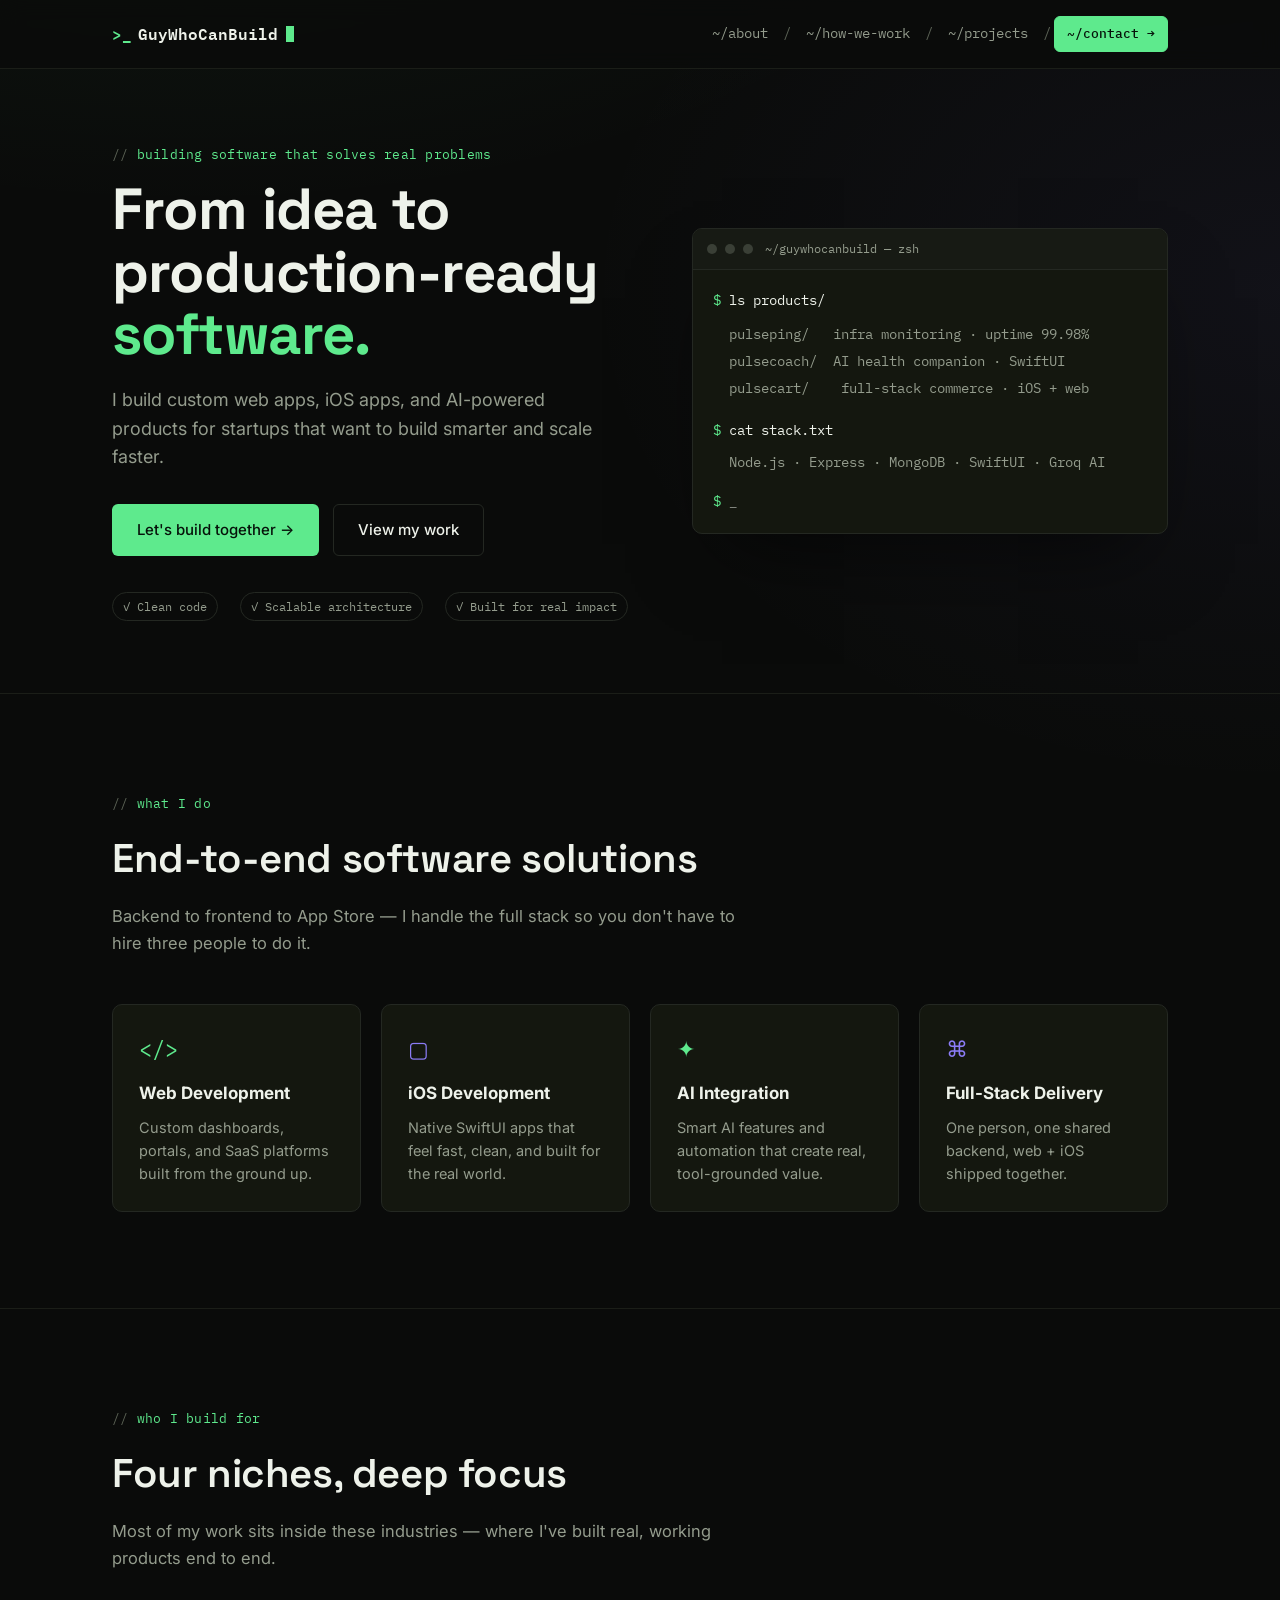
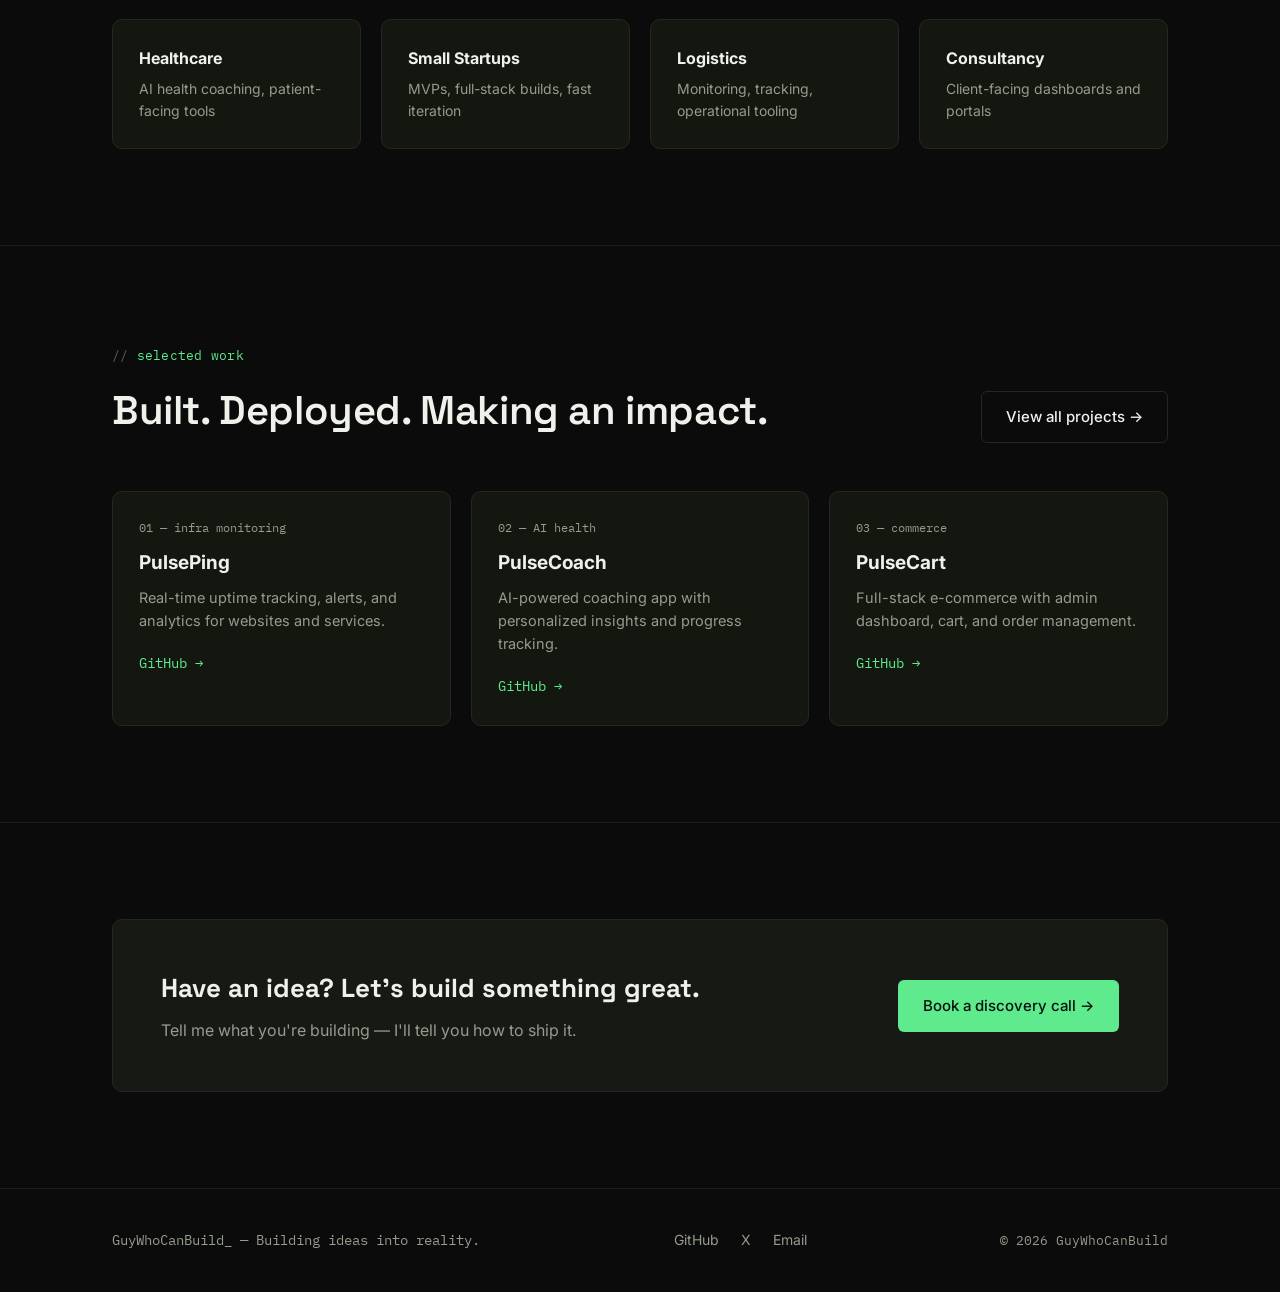
<file: index.html>
<!DOCTYPE html>
<html lang="en">
<head>
<meta charset="UTF-8">
<meta name="viewport" content="width=device-width, initial-scale=1.0">
<title>GuyWhoCanBuild — From idea to production-ready software</title>
<meta name="description" content="I build custom web apps, iOS apps, and AI-powered products for startups in healthcare, logistics, and consultancy — from idea to production.">
<link rel="stylesheet" href="assets/css/style.css">
</head>
<body>

<header class="site-header">
  <div class="wrap">
    <a href="index.html" class="brand"><span class="caret">&gt;_</span>GuyWhoCanBuild<span class="cursor"></span></a>
    <button class="nav-toggle" id="navToggle" aria-label="Toggle menu">menu</button>
    <nav class="crumbs" id="crumbs">
      <a href="about.html">~/about</a><span class="sep">/</span>
      <a href="how-we-work.html">~/how-we-work</a><span class="sep">/</span>
      <a href="projects.html">~/projects</a><span class="sep">/</span>
      <a href="contact.html" class="nav-cta">~/contact →</a>
    </nav>
  </div>
</header>

<section style="padding-top:72px; padding-bottom:72px;">
  <div class="wrap" style="display:grid; grid-template-columns:1.1fr 1fr; gap:56px; align-items:center;">
    <div>
      <div class="eyebrow">building software that solves real problems</div>
      <h1 style="font-family:var(--font-display); font-size:clamp(36px,5vw,58px); font-weight:700; line-height:1.08; letter-spacing:-0.015em;">
        From idea to<br>production-ready <span style="color:var(--green);">software.</span>
      </h1>
      <p style="color:var(--text-muted); font-size:18px; margin-top:20px; max-width:480px;">
        I build custom web apps, iOS apps, and AI-powered products for startups that want to build smarter and scale faster.
      </p>
      <div style="display:flex; gap:14px; margin-top:32px; flex-wrap:wrap;">
        <a href="contact.html" class="btn btn-primary">Let's build together →</a>
        <a href="projects.html" class="btn btn-ghost">View my work</a>
      </div>
      <div style="display:flex; gap:22px; margin-top:36px; flex-wrap:wrap;">
        <span class="tag">✓ Clean code</span>
        <span class="tag">✓ Scalable architecture</span>
        <span class="tag">✓ Built for real impact</span>
      </div>
    </div>

    <div class="term">
      <div class="term-bar">
        <span class="term-dot"></span><span class="term-dot"></span><span class="term-dot"></span>
        <span class="term-title">~/guywhocanbuild — zsh</span>
      </div>
      <div class="term-body">
        <div><span class="prompt">$</span> ls products/</div>
        <div class="muted" style="margin:10px 0 18px 16px; line-height:2;">
          pulseping/&nbsp;&nbsp;&nbsp;infra monitoring · uptime 99.98%<br>
          pulsecoach/&nbsp;&nbsp;AI health companion · SwiftUI<br>
          pulsecart/&nbsp;&nbsp;&nbsp;&nbsp;full-stack commerce · iOS + web
        </div>
        <div><span class="prompt">$</span> cat stack.txt</div>
        <div class="muted" style="margin:10px 0 18px 16px;">
          Node.js · Express · MongoDB · SwiftUI · Groq AI
        </div>
        <div><span class="prompt">$</span> <span style="opacity:.5;">_</span></div>
      </div>
    </div>
  </div>
</section>

<section>
  <div class="wrap">
    <div class="section-head">
      <div class="eyebrow">what I do</div>
      <h2>End-to-end software solutions</h2>
      <p>Backend to frontend to App Store — I handle the full stack so you don't have to hire three people to do it.</p>
    </div>
    <div style="display:grid; grid-template-columns:repeat(4,1fr); gap:20px;">
      <div class="card">
        <div class="mono" style="color:var(--green); font-size:22px; margin-bottom:14px;">&lt;/&gt;</div>
        <h3 style="font-size:17px; margin-bottom:8px;">Web Development</h3>
        <p class="text-muted" style="font-size:14.5px;">Custom dashboards, portals, and SaaS platforms built from the ground up.</p>
      </div>
      <div class="card">
        <div class="mono" style="color:var(--violet); font-size:22px; margin-bottom:14px;">▢</div>
        <h3 style="font-size:17px; margin-bottom:8px;">iOS Development</h3>
        <p class="text-muted" style="font-size:14.5px;">Native SwiftUI apps that feel fast, clean, and built for the real world.</p>
      </div>
      <div class="card">
        <div class="mono" style="color:var(--green); font-size:22px; margin-bottom:14px;">✦</div>
        <h3 style="font-size:17px; margin-bottom:8px;">AI Integration</h3>
        <p class="text-muted" style="font-size:14.5px;">Smart AI features and automation that create real, tool-grounded value.</p>
      </div>
      <div class="card">
        <div class="mono" style="color:var(--violet); font-size:22px; margin-bottom:14px;">⌘</div>
        <h3 style="font-size:17px; margin-bottom:8px;">Full-Stack Delivery</h3>
        <p class="text-muted" style="font-size:14.5px;">One person, one shared backend, web + iOS shipped together.</p>
      </div>
    </div>
  </div>
</section>

<section>
  <div class="wrap">
    <div class="section-head">
      <div class="eyebrow">who I build for</div>
      <h2>Four niches, deep focus</h2>
      <p>Most of my work sits inside these industries — where I've built real, working products end to end.</p>
    </div>
    <div style="display:grid; grid-template-columns:repeat(4,1fr); gap:20px;">
      <div class="card"><h3 style="font-size:16px;">Healthcare</h3><p class="text-muted" style="font-size:14px; margin-top:6px;">AI health coaching, patient-facing tools</p></div>
      <div class="card"><h3 style="font-size:16px;">Small Startups</h3><p class="text-muted" style="font-size:14px; margin-top:6px;">MVPs, full-stack builds, fast iteration</p></div>
      <div class="card"><h3 style="font-size:16px;">Logistics</h3><p class="text-muted" style="font-size:14px; margin-top:6px;">Monitoring, tracking, operational tooling</p></div>
      <div class="card"><h3 style="font-size:16px;">Consultancy</h3><p class="text-muted" style="font-size:14px; margin-top:6px;">Client-facing dashboards and portals</p></div>
    </div>
  </div>
</section>

<section>
  <div class="wrap">
    <div class="section-head" style="display:flex; justify-content:space-between; align-items:flex-end; flex-wrap:wrap; gap:16px; max-width:none;">
      <div>
        <div class="eyebrow">selected work</div>
        <h2>Built. Deployed. Making an impact.</h2>
      </div>
      <a href="projects.html" class="btn btn-ghost">View all projects →</a>
    </div>
    <div style="display:grid; grid-template-columns:repeat(3,1fr); gap:20px;">
      <div class="card">
        <div class="mono text-muted" style="font-size:12px; margin-bottom:10px;">01 — infra monitoring</div>
        <h3 style="font-size:19px; margin-bottom:8px;">PulsePing</h3>
        <p class="text-muted" style="font-size:14.5px; margin-bottom:18px;">Real-time uptime tracking, alerts, and analytics for websites and services.</p>
        <a href="https://github.com/Guywhocanbuild/pulseping" target="_blank" rel="noopener" class="mono" style="color:var(--green); font-size:13.5px;">GitHub →</a>
      </div>
      <div class="card">
        <div class="mono text-muted" style="font-size:12px; margin-bottom:10px;">02 — AI health</div>
        <h3 style="font-size:19px; margin-bottom:8px;">PulseCoach</h3>
        <p class="text-muted" style="font-size:14.5px; margin-bottom:18px;">AI-powered coaching app with personalized insights and progress tracking.</p>
        <a href="https://github.com/Guywhocanbuild/Pulsecoach" target="_blank" rel="noopener" class="mono" style="color:var(--green); font-size:13.5px;">GitHub →</a>
      </div>
      <div class="card">
        <div class="mono text-muted" style="font-size:12px; margin-bottom:10px;">03 — commerce</div>
        <h3 style="font-size:19px; margin-bottom:8px;">PulseCart</h3>
        <p class="text-muted" style="font-size:14.5px; margin-bottom:18px;">Full-stack e-commerce with admin dashboard, cart, and order management.</p>
        <a href="https://github.com/Guywhocanbuild/Pulsecart" target="_blank" rel="noopener" class="mono" style="color:var(--green); font-size:13.5px;">GitHub →</a>
      </div>
    </div>
  </div>
</section>

<section style="border-bottom:none;">
  <div class="wrap">
    <div class="card" style="padding:48px; display:flex; justify-content:space-between; align-items:center; flex-wrap:wrap; gap:24px; background:var(--surface-2);">
      <div>
        <h2 style="font-family:var(--font-display); font-size:26px; margin-bottom:8px;">Have an idea? Let's build something great.</h2>
        <p class="text-muted">Tell me what you're building — I'll tell you how to ship it.</p>
      </div>
      <a href="contact.html" class="btn btn-primary">Book a discovery call →</a>
    </div>
  </div>
</section>

<footer class="site-footer">
  <div class="wrap">
    <div class="footer-brand">GuyWhoCanBuild_ — Building ideas into reality.</div>
    <div class="footer-links">
      <a href="https://github.com/Guywhocanbuild" target="_blank" rel="noopener">GitHub</a>
      <a href="https://x.com/I_CAN_BUILD" target="_blank" rel="noopener">X</a>
      <a href="mailto:yesguycanbuild@gmail.com">Email</a>
    </div>
    <div class="mono text-muted" style="font-size:12.5px;">© 2026 GuyWhoCanBuild</div>
  </div>
</footer>

<script src="assets/js/main.js"></script>
</body>
</html>
</file>
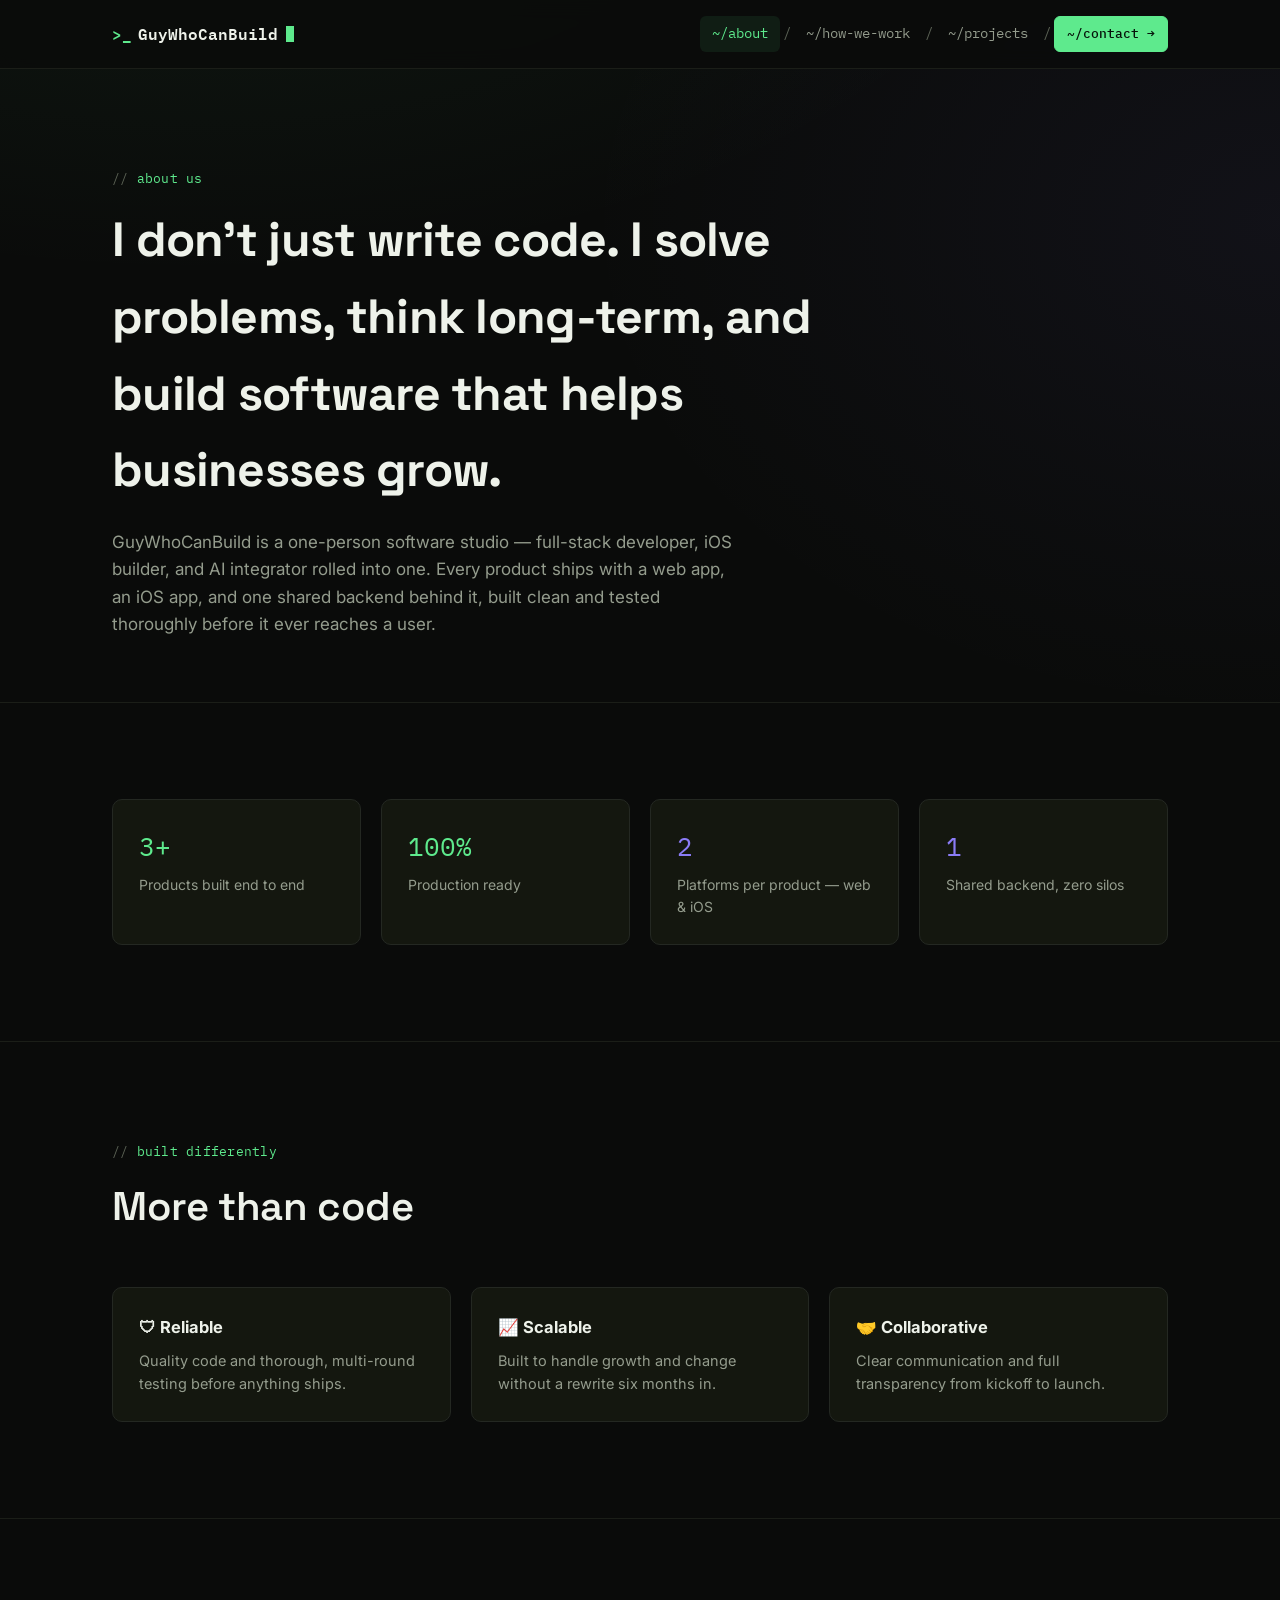
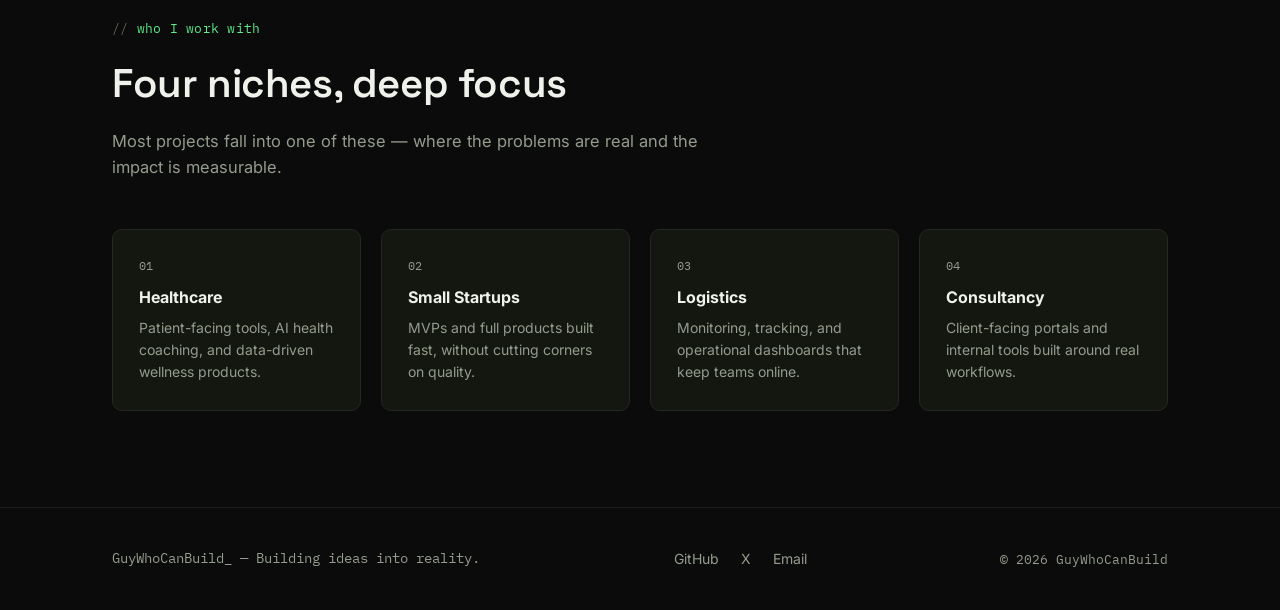
<file: about.html>
<!DOCTYPE html>
<html lang="en">
<head>
<meta charset="UTF-8">
<meta name="viewport" content="width=device-width, initial-scale=1.0">
<title>About — GuyWhoCanBuild</title>
<link rel="stylesheet" href="assets/css/style.css">
</head>
<body>

<header class="site-header">
  <div class="wrap">
    <a href="index.html" class="brand"><span class="caret">&gt;_</span>GuyWhoCanBuild<span class="cursor"></span></a>
    <button class="nav-toggle" id="navToggle" aria-label="Toggle menu">menu</button>
    <nav class="crumbs" id="crumbs">
      <a href="about.html" class="active">~/about</a><span class="sep">/</span>
      <a href="how-we-work.html">~/how-we-work</a><span class="sep">/</span>
      <a href="projects.html">~/projects</a><span class="sep">/</span>
      <a href="contact.html" class="nav-cta">~/contact →</a>
    </nav>
  </div>
</header>

<section style="padding-bottom:64px;">
  <div class="wrap">
    <div class="eyebrow">about us</div>
    <h1 style="font-family:var(--font-display); font-size:clamp(32px,4.4vw,48px); font-weight:700; letter-spacing:-0.015em; max-width:720px;">
      I don't just write code. I solve problems, think long-term, and build software that helps businesses grow.
    </h1>
    <p style="color:var(--text-muted); font-size:17px; margin-top:20px; max-width:620px;">
      GuyWhoCanBuild is a one-person software studio — full-stack developer, iOS builder, and AI integrator rolled into one.
      Every product ships with a web app, an iOS app, and one shared backend behind it, built clean and tested thoroughly before it ever reaches a user.
    </p>
  </div>
</section>

<section>
  <div class="wrap">
    <div style="display:grid; grid-template-columns:repeat(4,1fr); gap:20px;">
      <div class="card"><div class="mono" style="font-size:26px; color:var(--green);">3+</div><p class="text-muted" style="font-size:14px; margin-top:6px;">Products built end to end</p></div>
      <div class="card"><div class="mono" style="font-size:26px; color:var(--green);">100%</div><p class="text-muted" style="font-size:14px; margin-top:6px;">Production ready</p></div>
      <div class="card"><div class="mono" style="font-size:26px; color:var(--violet);">2</div><p class="text-muted" style="font-size:14px; margin-top:6px;">Platforms per product — web & iOS</p></div>
      <div class="card"><div class="mono" style="font-size:26px; color:var(--violet);">1</div><p class="text-muted" style="font-size:14px; margin-top:6px;">Shared backend, zero silos</p></div>
    </div>
  </div>
</section>

<section>
  <div class="wrap">
    <div class="section-head">
      <div class="eyebrow">built differently</div>
      <h2>More than code</h2>
    </div>
    <div style="display:grid; grid-template-columns:repeat(3,1fr); gap:20px;">
      <div class="card">
        <h3 style="font-size:16.5px; margin-bottom:8px;">🛡 Reliable</h3>
        <p class="text-muted" style="font-size:14.5px;">Quality code and thorough, multi-round testing before anything ships.</p>
      </div>
      <div class="card">
        <h3 style="font-size:16.5px; margin-bottom:8px;">📈 Scalable</h3>
        <p class="text-muted" style="font-size:14.5px;">Built to handle growth and change without a rewrite six months in.</p>
      </div>
      <div class="card">
        <h3 style="font-size:16.5px; margin-bottom:8px;">🤝 Collaborative</h3>
        <p class="text-muted" style="font-size:14.5px;">Clear communication and full transparency from kickoff to launch.</p>
      </div>
    </div>
  </div>
</section>

<section style="border-bottom:none;">
  <div class="wrap">
    <div class="section-head">
      <div class="eyebrow">who I work with</div>
      <h2>Four niches, deep focus</h2>
      <p>Most projects fall into one of these — where the problems are real and the impact is measurable.</p>
    </div>
    <div style="display:grid; grid-template-columns:repeat(4,1fr); gap:20px;">
      <div class="card">
        <div class="mono text-muted" style="font-size:12px; margin-bottom:10px;">01</div>
        <h3 style="font-size:16px; margin-bottom:6px;">Healthcare</h3>
        <p class="text-muted" style="font-size:14px;">Patient-facing tools, AI health coaching, and data-driven wellness products.</p>
      </div>
      <div class="card">
        <div class="mono text-muted" style="font-size:12px; margin-bottom:10px;">02</div>
        <h3 style="font-size:16px; margin-bottom:6px;">Small Startups</h3>
        <p class="text-muted" style="font-size:14px;">MVPs and full products built fast, without cutting corners on quality.</p>
      </div>
      <div class="card">
        <div class="mono text-muted" style="font-size:12px; margin-bottom:10px;">03</div>
        <h3 style="font-size:16px; margin-bottom:6px;">Logistics</h3>
        <p class="text-muted" style="font-size:14px;">Monitoring, tracking, and operational dashboards that keep teams online.</p>
      </div>
      <div class="card">
        <div class="mono text-muted" style="font-size:12px; margin-bottom:10px;">04</div>
        <h3 style="font-size:16px; margin-bottom:6px;">Consultancy</h3>
        <p class="text-muted" style="font-size:14px;">Client-facing portals and internal tools built around real workflows.</p>
      </div>
    </div>
  </div>
</section>

<footer class="site-footer">
  <div class="wrap">
    <div class="footer-brand">GuyWhoCanBuild_ — Building ideas into reality.</div>
    <div class="footer-links">
      <a href="https://github.com/Guywhocanbuild" target="_blank" rel="noopener">GitHub</a>
      <a href="https://x.com/I_CAN_BUILD" target="_blank" rel="noopener">X</a>
      <a href="mailto:yesguycanbuild@gmail.com">Email</a>
    </div>
    <div class="mono text-muted" style="font-size:12.5px;">© 2026 GuyWhoCanBuild</div>
  </div>
</footer>

<script src="assets/js/main.js"></script>
</body>
</html>
</file>
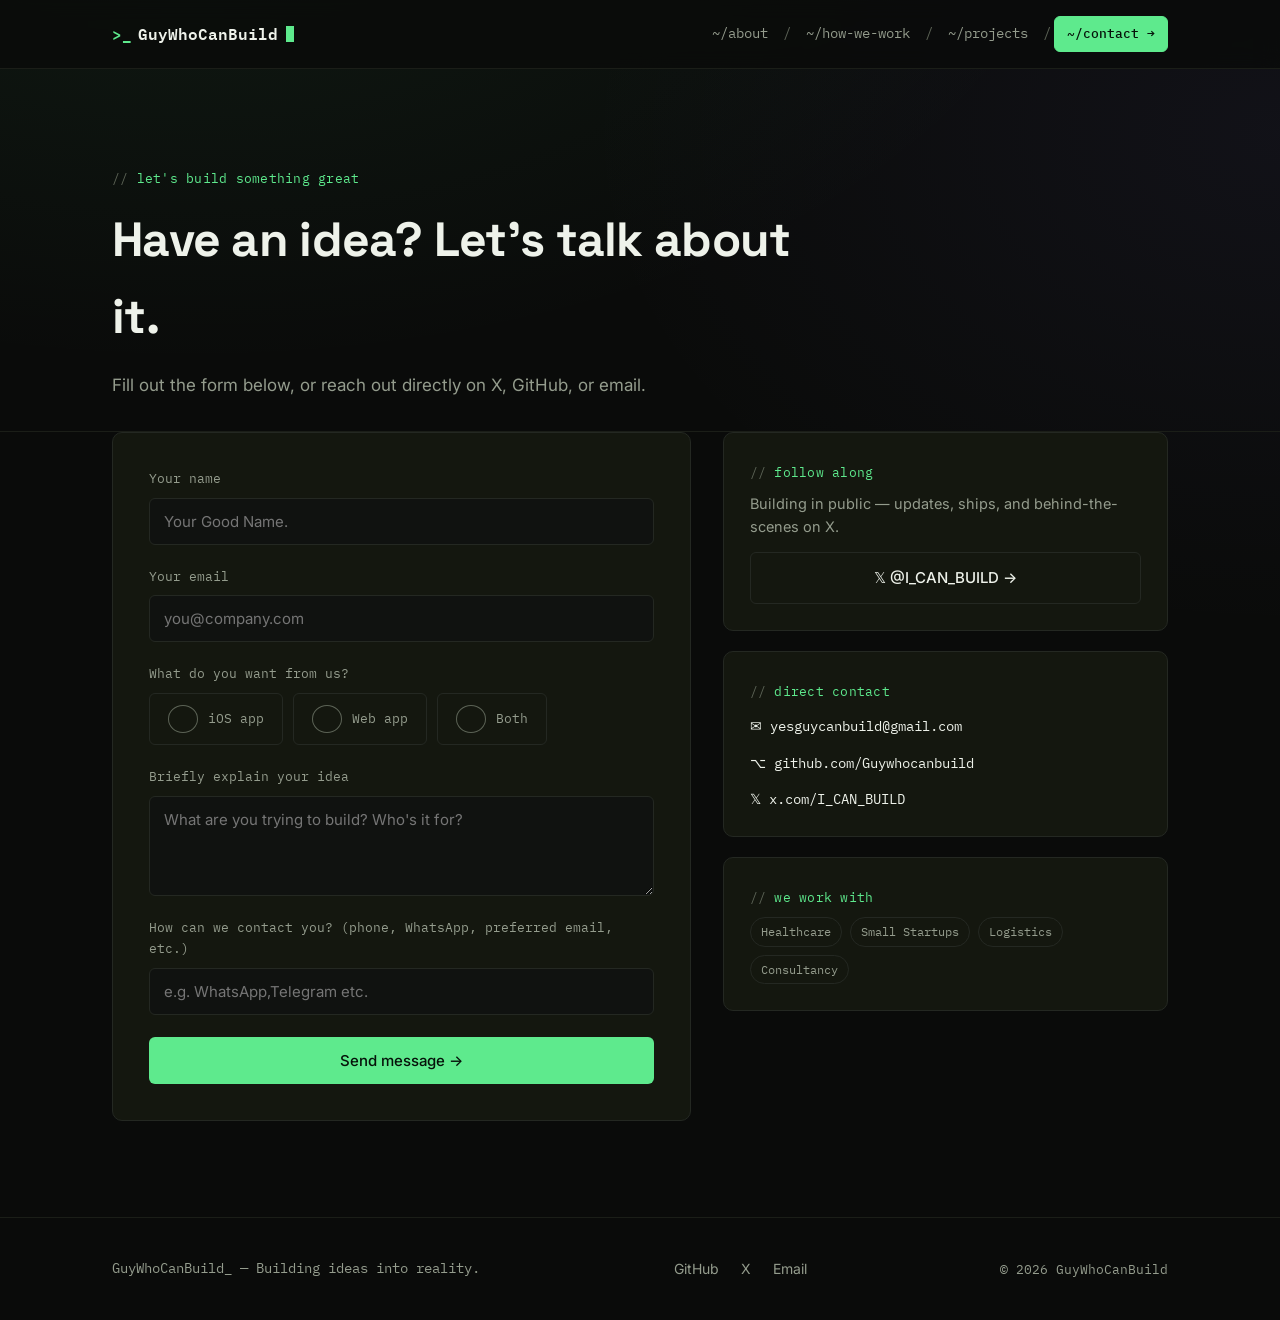
<file: contact.html>
<!DOCTYPE html>
<html lang="en">
<head>
<meta charset="UTF-8">
<meta name="viewport" content="width=device-width, initial-scale=1.0">
<title>Contact — GuyWhoCanBuild</title>
<link rel="stylesheet" href="assets/css/style.css">

<style>
  .field { display:flex; flex-direction:column; gap:8px; margin-bottom:22px; }
  .field label { font-family:var(--font-mono); font-size:13px; color:var(--text-muted); }
  .field input, .field textarea {
    background:var(--bg-raised); border:1px solid var(--border); color:var(--text);
    padding:13px 14px; border-radius:var(--radius-sm); font-family:var(--font-body); font-size:15px;
    width:100%;
  }
  .field textarea { resize:vertical; min-height:100px; }
  .field input:focus, .field textarea:focus {
    outline:none; border-color:var(--green-dim); box-shadow:0 0 0 3px var(--green-wash);
  }
  .radio-group { display:flex; gap:10px; flex-wrap:wrap; }
  .radio-option {
    display:inline-flex; align-items:center; gap:10px; padding:11px 18px;
    border:1px solid var(--border); border-radius:var(--radius-sm);
    cursor:pointer; font-size:14.5px; white-space:nowrap;
    transition:border-color .15s, background .15s;
  }
  .radio-option:has(input:checked) { border-color:var(--green); background:var(--green-wash); }
  .radio-option input[type="radio"] {
    appearance:none; -webkit-appearance:none;
    flex-shrink:0; width:15px; height:15px; margin:0;
    border:1.5px solid var(--text-faint); border-radius:50%;
    background:transparent; position:relative; cursor:pointer;
  }
  .radio-option input[type="radio"]:checked { border-color:var(--green); }
  .radio-option input[type="radio"]:checked::after {
    content:''; position:absolute; top:50%; left:50%;
    width:7px; height:7px; border-radius:50%;
    background:var(--green); transform:translate(-50%,-50%);
  }
  #formMsg { font-family:var(--font-mono); font-size:13.5px; margin-top:14px; display:none; }
  #formMsg.ok { color:var(--green); display:block; }
  #formMsg.err { color:#f08a8a; display:block; }
</style>
</head>
<body>

<header class="site-header">
  <div class="wrap">
    <a href="index.html" class="brand"><span class="caret">&gt;_</span>GuyWhoCanBuild<span class="cursor"></span></a>
    <button class="nav-toggle" id="navToggle" aria-label="Toggle menu">menu</button>
    <nav class="crumbs" id="crumbs">
      <a href="about.html">~/about</a><span class="sep">/</span>
      <a href="how-we-work.html">~/how-we-work</a><span class="sep">/</span>
      <a href="projects.html">~/projects</a><span class="sep">/</span>
      <a href="contact.html" class="nav-cta active" style="background:var(--green); color:#06120a;">~/contact →</a>
    </nav>
  </div>
</header>

<section style="padding-bottom:32px;">
  <div class="wrap">
    <div class="eyebrow">let's build something great</div>
    <h1 style="font-family:var(--font-display); font-size:clamp(32px,4.4vw,48px); font-weight:700; letter-spacing:-0.015em; max-width:680px;">
      Have an idea? Let's talk about it.
    </h1>
    <p style="color:var(--text-muted); font-size:17px; margin-top:16px; max-width:600px;">
      Fill out the form below, or reach out directly on X, GitHub, or email.
    </p>
  </div>
</section>

<section style="border-bottom:none; padding-top:0;">
  <div class="wrap" style="display:grid; grid-template-columns:1.3fr 1fr; gap:32px; align-items:start;">

    <div class="card" style="padding:36px;">
      <form
        id="contactForm"
        action="https://docs.google.com/forms/d/e/1FAIpQLSevT7kzHmnAY5tyEqU4Q36VTxLBK7XmtDS4wOPpb5acljc3jg/formResponse"
        method="POST"
        target="hidden_iframe">
        <div class="field">
          <label for="name">Your name</label>
          <input type="text" id="name" name="entry.1272269112" placeholder="Your Good Name." required>
        </div>
        <div class="field">
          <label for="email">Your email</label>
          <input type="email" id="email" name="entry.943762154" placeholder="you@company.com" required>
        </div>
        <div class="field">
          <label>What do you want from us?</label>
          <div class="radio-group">
            <label class="radio-option"><input type="radio" name="entry.1740678826" value="iOS app" required><span>iOS app</span></label>
            <label class="radio-option"><input type="radio" name="entry.1740678826" value="Web app" required><span>Web app</span></label>
            <label class="radio-option"><input type="radio" name="entry.1740678826" value="Both" required><span>Both</span></label>
          </div>
        </div>
        <div class="field">
          <label for="idea">Briefly explain your idea</label>
          <textarea id="idea" name="entry.1496682986" placeholder="What are you trying to build? Who's it for?" required></textarea>
        </div>
        <div class="field">
          <label for="reach">How can we contact you? (phone, WhatsApp, preferred email, etc.)</label>
          <input type="text" id="reach" name="entry.1199496833" placeholder="e.g. WhatsApp,Telegram etc." required>
        </div>
        <button type="submit" class="btn btn-primary" style="width:100%; justify-content:center;" id="submitBtn">Send message →</button>
        <div id="formMsg"></div>
      </form>
      <iframe name="hidden_iframe" id="hidden_iframe" style="display:none;"></iframe>
    </div>

    <div style="display:flex; flex-direction:column; gap:20px;">
      <div class="card">
        <div class="eyebrow" style="margin-bottom:10px;">follow along</div>
        <p class="text-muted" style="font-size:14.5px; margin-bottom:14px;">Building in public — updates, ships, and behind-the-scenes on X.</p>
        <a href="https://x.com/I_CAN_BUILD" target="_blank" rel="noopener" class="btn btn-ghost" style="width:100%; justify-content:center;">𝕏 @I_CAN_BUILD →</a>
      </div>

      <div class="card">
        <div class="eyebrow" style="margin-bottom:14px;">direct contact</div>
        <div class="mono" style="display:flex; flex-direction:column; gap:14px; font-size:14px;">
          <a href="mailto:yesguycanbuild@gmail.com" style="display:block; color:var(--text); font-size:14px;">✉ yesguycanbuild@gmail.com</a>
          <a href="https://github.com/Guywhocanbuild" target="_blank" rel="noopener" style="display:block; color:var(--text); font-size:14px;">⌥ github.com/Guywhocanbuild</a>
          <a href="https://x.com/I_CAN_BUILD" target="_blank" rel="noopener" style="display:block; color:var(--text); font-size:14px;">𝕏 x.com/I_CAN_BUILD</a>
        </div>
      </div>

      <div class="card">
        <div class="eyebrow" style="margin-bottom:10px;">we work with</div>
        <div style="display:flex; gap:8px; flex-wrap:wrap;">
          <span class="tag">Healthcare</span><span class="tag">Small Startups</span><span class="tag">Logistics</span><span class="tag">Consultancy</span>
        </div>
      </div>
    </div>

  </div>
</section>

<footer class="site-footer">
  <div class="wrap">
    <div class="footer-brand">GuyWhoCanBuild_ — Building ideas into reality.</div>
    <div class="footer-links">
      <a href="https://github.com/Guywhocanbuild" target="_blank" rel="noopener">GitHub</a>
      <a href="https://x.com/I_CAN_BUILD" target="_blank" rel="noopener">X</a>
      <a href="mailto:yesguycanbuild@gmail.com">Email</a>
    </div>
    <div class="mono text-muted" style="font-size:12.5px;">© 2026 GuyWhoCanBuild</div>
  </div>
</footer>

<script src="assets/js/main.js"></script>
</body>
</html>
</file>
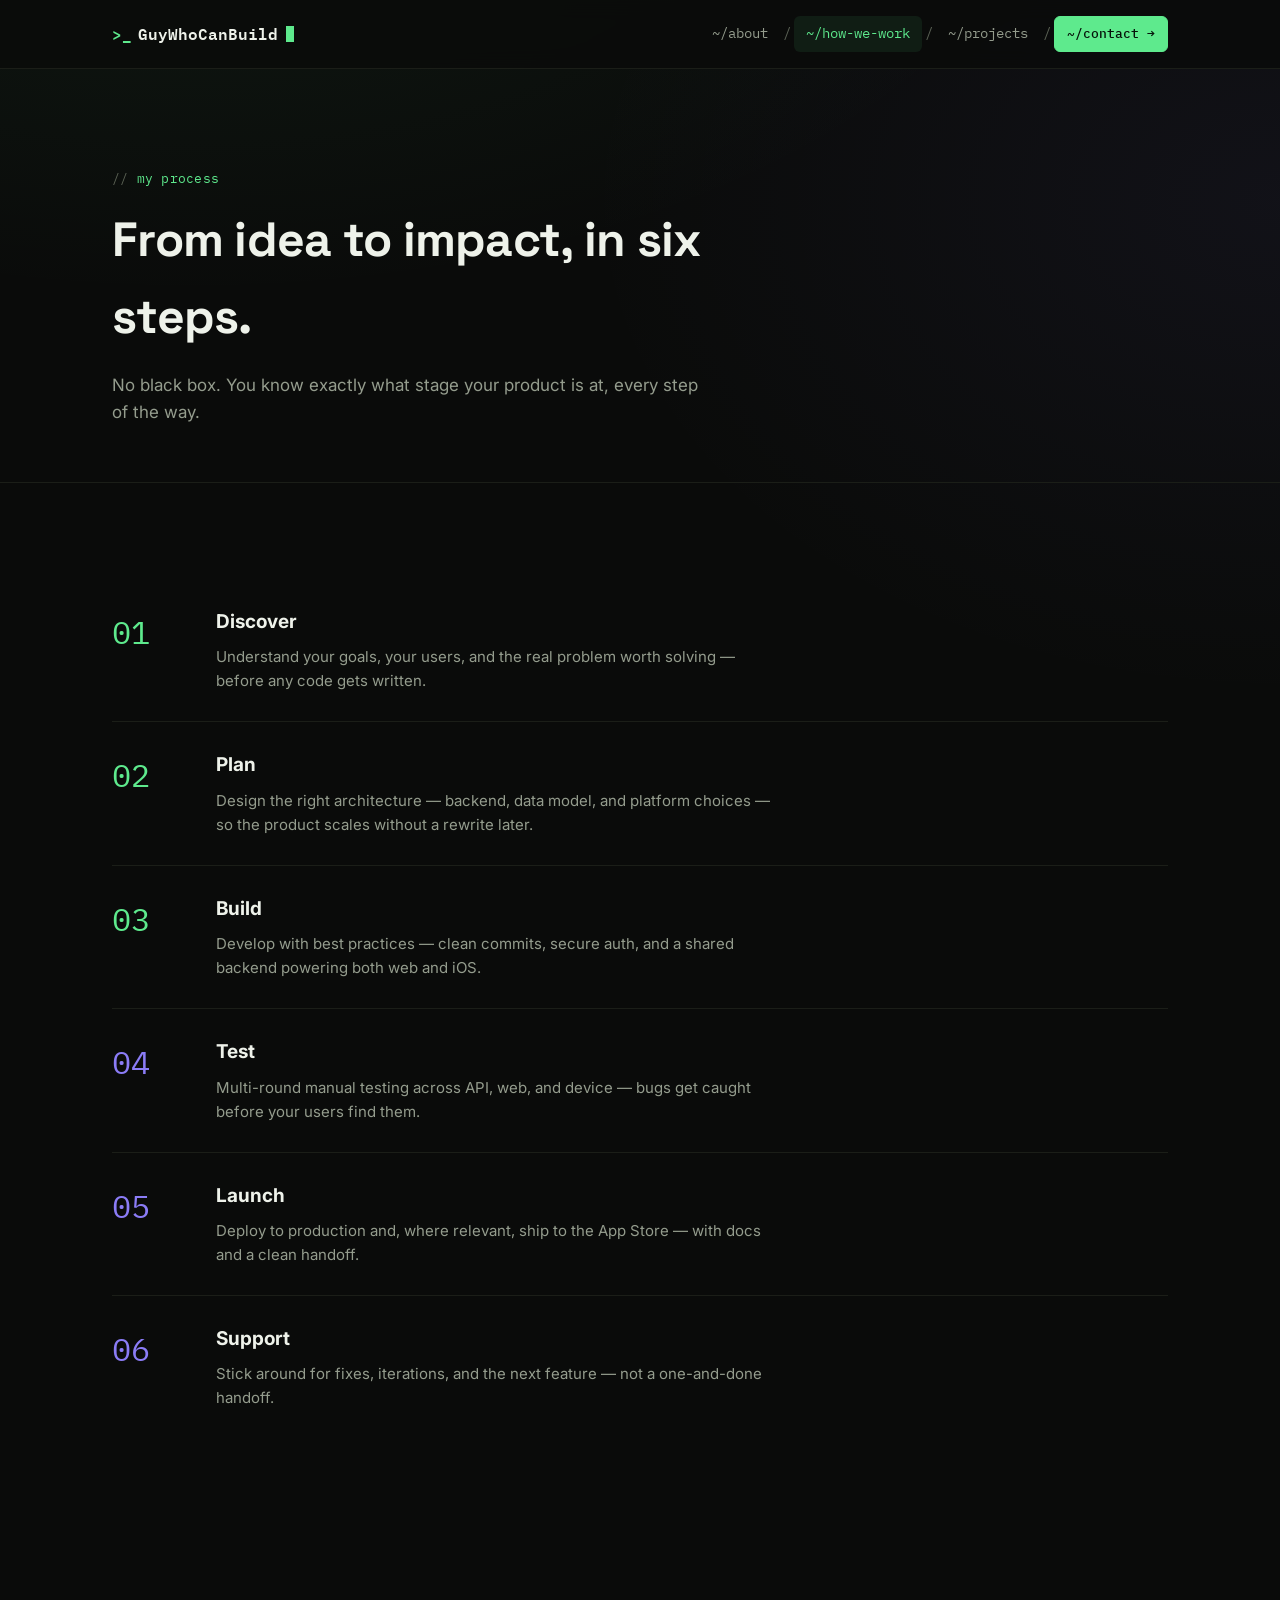
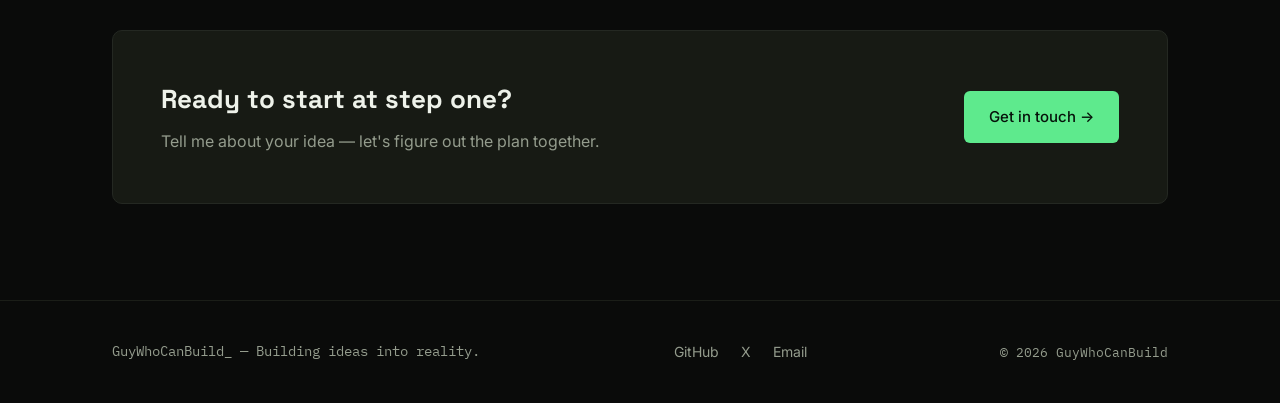
<file: how-we-work.html>
<!DOCTYPE html>
<html lang="en">
<head>
<meta charset="UTF-8">
<meta name="viewport" content="width=device-width, initial-scale=1.0">
<title>How We Work — GuyWhoCanBuild</title>
<link rel="stylesheet" href="assets/css/style.css">
</head>
<body>

<header class="site-header">
  <div class="wrap">
    <a href="index.html" class="brand"><span class="caret">&gt;_</span>GuyWhoCanBuild<span class="cursor"></span></a>
    <button class="nav-toggle" id="navToggle" aria-label="Toggle menu">menu</button>
    <nav class="crumbs" id="crumbs">
      <a href="about.html">~/about</a><span class="sep">/</span>
      <a href="how-we-work.html" class="active">~/how-we-work</a><span class="sep">/</span>
      <a href="projects.html">~/projects</a><span class="sep">/</span>
      <a href="contact.html" class="nav-cta">~/contact →</a>
    </nav>
  </div>
</header>

<section style="padding-bottom:56px;">
  <div class="wrap">
    <div class="eyebrow">my process</div>
    <h1 style="font-family:var(--font-display); font-size:clamp(32px,4.4vw,48px); font-weight:700; letter-spacing:-0.015em; max-width:680px;">
      From idea to impact, in six steps.
    </h1>
    <p style="color:var(--text-muted); font-size:17px; margin-top:16px; max-width:600px;">
      No black box. You know exactly what stage your product is at, every step of the way.
    </p>
  </div>
</section>

<section style="border-bottom:none;">
  <div class="wrap">
    <div style="display:flex; flex-direction:column; gap:0;">

      <div style="display:grid; grid-template-columns:80px 1fr; gap:24px; padding:28px 0; border-bottom:1px solid var(--border-soft);">
        <div class="mono" style="font-size:32px; color:var(--green);">01</div>
        <div>
          <h3 style="font-size:19px; margin-bottom:8px;">Discover</h3>
          <p class="text-muted" style="font-size:15px; max-width:560px;">Understand your goals, your users, and the real problem worth solving — before any code gets written.</p>
        </div>
      </div>

      <div style="display:grid; grid-template-columns:80px 1fr; gap:24px; padding:28px 0; border-bottom:1px solid var(--border-soft);">
        <div class="mono" style="font-size:32px; color:var(--green);">02</div>
        <div>
          <h3 style="font-size:19px; margin-bottom:8px;">Plan</h3>
          <p class="text-muted" style="font-size:15px; max-width:560px;">Design the right architecture — backend, data model, and platform choices — so the product scales without a rewrite later.</p>
        </div>
      </div>

      <div style="display:grid; grid-template-columns:80px 1fr; gap:24px; padding:28px 0; border-bottom:1px solid var(--border-soft);">
        <div class="mono" style="font-size:32px; color:var(--green);">03</div>
        <div>
          <h3 style="font-size:19px; margin-bottom:8px;">Build</h3>
          <p class="text-muted" style="font-size:15px; max-width:560px;">Develop with best practices — clean commits, secure auth, and a shared backend powering both web and iOS.</p>
        </div>
      </div>

      <div style="display:grid; grid-template-columns:80px 1fr; gap:24px; padding:28px 0; border-bottom:1px solid var(--border-soft);">
        <div class="mono" style="font-size:32px; color:var(--violet);">04</div>
        <div>
          <h3 style="font-size:19px; margin-bottom:8px;">Test</h3>
          <p class="text-muted" style="font-size:15px; max-width:560px;">Multi-round manual testing across API, web, and device — bugs get caught before your users find them.</p>
        </div>
      </div>

      <div style="display:grid; grid-template-columns:80px 1fr; gap:24px; padding:28px 0; border-bottom:1px solid var(--border-soft);">
        <div class="mono" style="font-size:32px; color:var(--violet);">05</div>
        <div>
          <h3 style="font-size:19px; margin-bottom:8px;">Launch</h3>
          <p class="text-muted" style="font-size:15px; max-width:560px;">Deploy to production and, where relevant, ship to the App Store — with docs and a clean handoff.</p>
        </div>
      </div>

      <div style="display:grid; grid-template-columns:80px 1fr; gap:24px; padding:28px 0;">
        <div class="mono" style="font-size:32px; color:var(--violet);">06</div>
        <div>
          <h3 style="font-size:19px; margin-bottom:8px;">Support</h3>
          <p class="text-muted" style="font-size:15px; max-width:560px;">Stick around for fixes, iterations, and the next feature — not a one-and-done handoff.</p>
        </div>
      </div>

    </div>
  </div>
</section>

<section style="border-bottom:none;">
  <div class="wrap">
    <div class="card" style="padding:48px; display:flex; justify-content:space-between; align-items:center; flex-wrap:wrap; gap:24px; background:var(--surface-2);">
      <div>
        <h2 style="font-family:var(--font-display); font-size:26px; margin-bottom:8px;">Ready to start at step one?</h2>
        <p class="text-muted">Tell me about your idea — let's figure out the plan together.</p>
      </div>
      <a href="contact.html" class="btn btn-primary">Get in touch →</a>
    </div>
  </div>
</section>

<footer class="site-footer">
  <div class="wrap">
    <div class="footer-brand">GuyWhoCanBuild_ — Building ideas into reality.</div>
    <div class="footer-links">
      <a href="https://github.com/Guywhocanbuild" target="_blank" rel="noopener">GitHub</a>
      <a href="https://x.com/I_CAN_BUILD" target="_blank" rel="noopener">X</a>
      <a href="mailto:yesguycanbuild@gmail.com">Email</a>
    </div>
    <div class="mono text-muted" style="font-size:12.5px;">© 2026 GuyWhoCanBuild</div>
  </div>
</footer>

<script src="assets/js/main.js"></script>
</body>
</html>
</file>
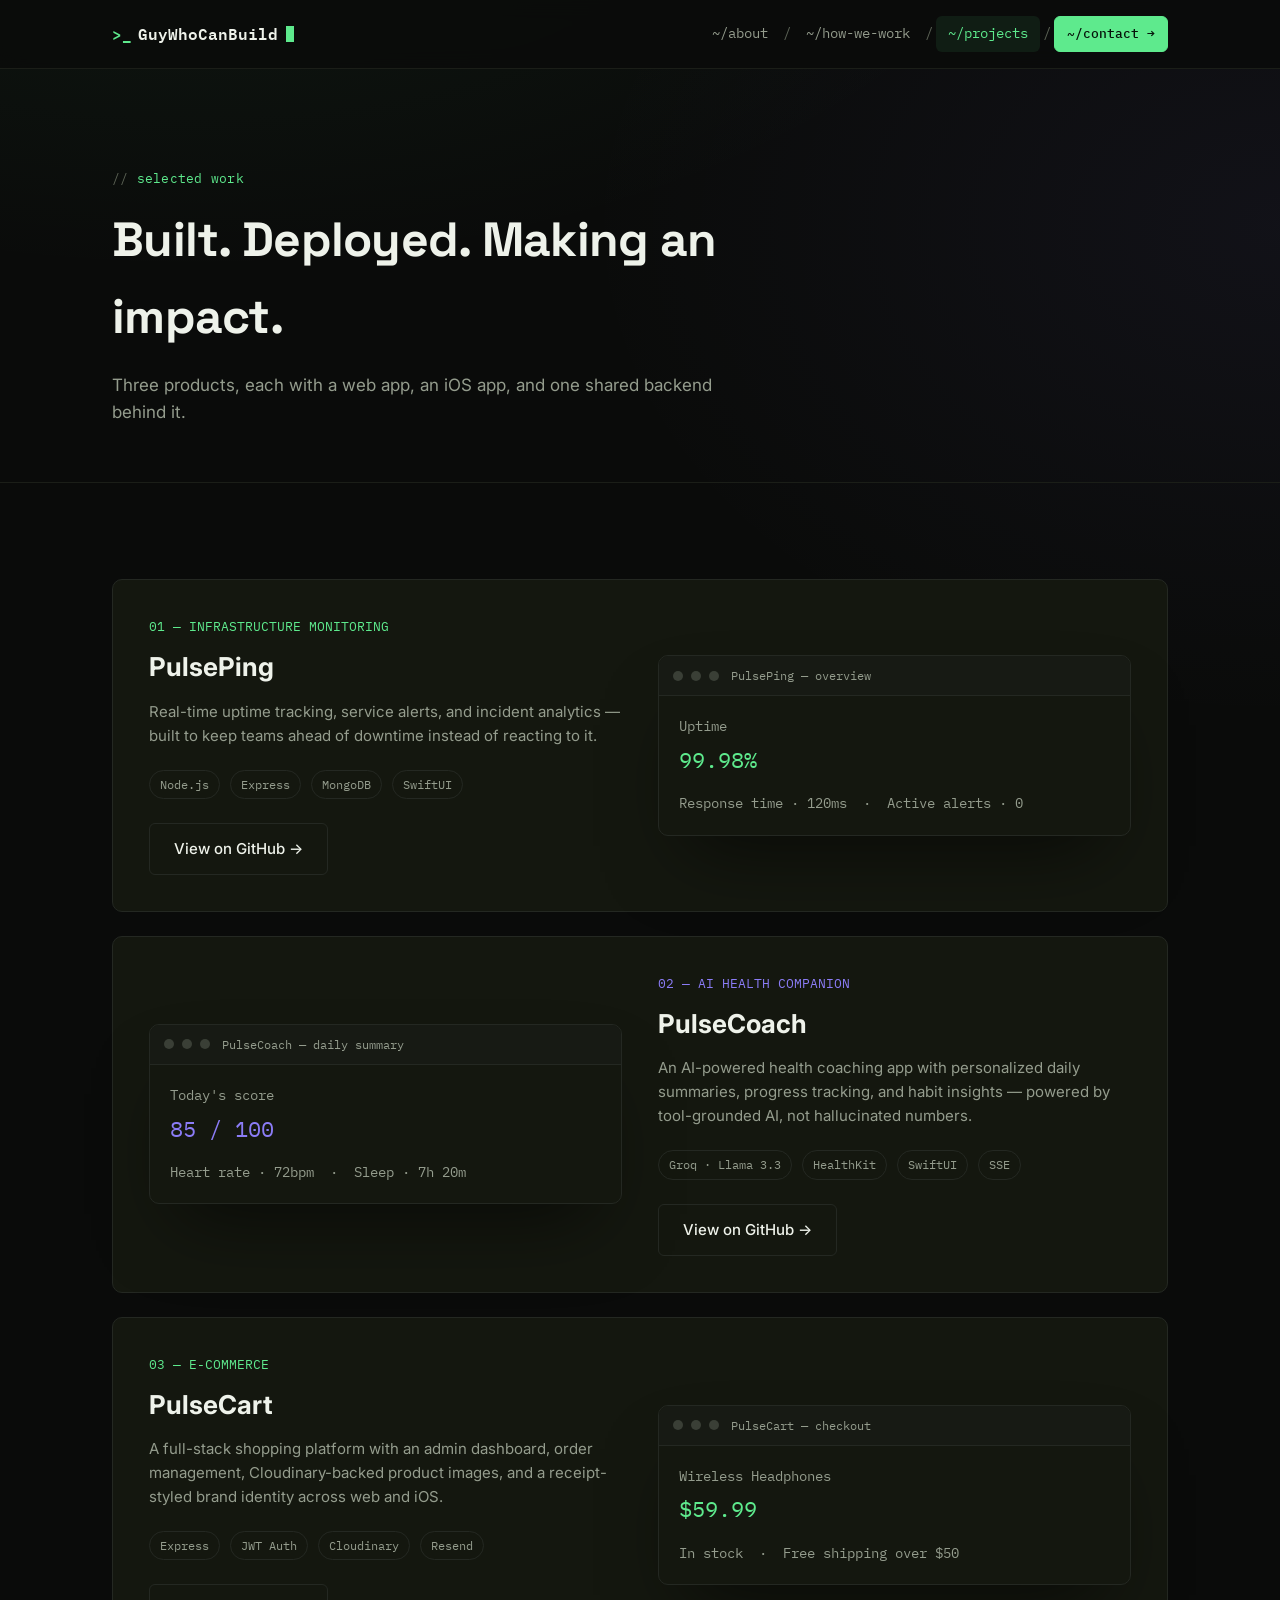
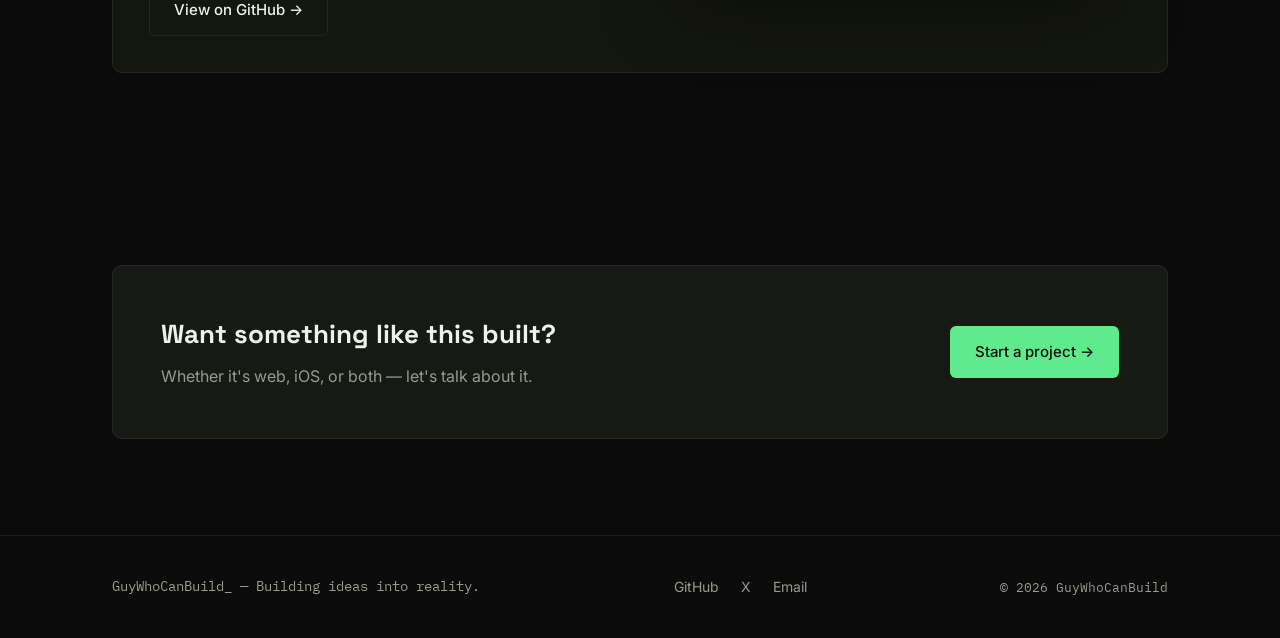
<file: projects.html>
<!DOCTYPE html>
<html lang="en">
<head>
<meta charset="UTF-8">
<meta name="viewport" content="width=device-width, initial-scale=1.0">
<title>Projects — GuyWhoCanBuild</title>
<link rel="stylesheet" href="assets/css/style.css">
</head>
<body>

<header class="site-header">
  <div class="wrap">
    <a href="index.html" class="brand"><span class="caret">&gt;_</span>GuyWhoCanBuild<span class="cursor"></span></a>
    <button class="nav-toggle" id="navToggle" aria-label="Toggle menu">menu</button>
    <nav class="crumbs" id="crumbs">
      <a href="about.html">~/about</a><span class="sep">/</span>
      <a href="how-we-work.html">~/how-we-work</a><span class="sep">/</span>
      <a href="projects.html" class="active">~/projects</a><span class="sep">/</span>
      <a href="contact.html" class="nav-cta">~/contact →</a>
    </nav>
  </div>
</header>

<section style="padding-bottom:56px;">
  <div class="wrap">
    <div class="eyebrow">selected work</div>
    <h1 style="font-family:var(--font-display); font-size:clamp(32px,4.4vw,48px); font-weight:700; letter-spacing:-0.015em; max-width:680px;">
      Built. Deployed. Making an impact.
    </h1>
    <p style="color:var(--text-muted); font-size:17px; margin-top:16px; max-width:600px;">
      Three products, each with a web app, an iOS app, and one shared backend behind it.
    </p>
  </div>
</section>

<section style="border-bottom:none;">
  <div class="wrap" style="display:flex; flex-direction:column; gap:24px;">

    <div class="card" style="padding:36px; display:grid; grid-template-columns:1fr 1fr; gap:36px; align-items:center;">
      <div>
        <div class="mono" style="color:var(--green); font-size:12.5px; margin-bottom:10px;">01 — INFRASTRUCTURE MONITORING</div>
        <h2 style="font-size:26px; margin-bottom:12px;">PulsePing</h2>
        <p class="text-muted" style="font-size:15px; margin-bottom:22px;">
          Real-time uptime tracking, service alerts, and incident analytics — built to keep teams ahead of downtime instead of reacting to it.
        </p>
        <div style="display:flex; gap:10px; flex-wrap:wrap; margin-bottom:24px;">
          <span class="tag">Node.js</span><span class="tag">Express</span><span class="tag">MongoDB</span><span class="tag">SwiftUI</span>
        </div>
        <a href="https://github.com/Guywhocanbuild/pulseping" target="_blank" rel="noopener" class="btn btn-ghost">View on GitHub →</a>
      </div>
      <div class="term">
        <div class="term-bar"><span class="term-dot"></span><span class="term-dot"></span><span class="term-dot"></span><span class="term-title">PulsePing — overview</span></div>
        <div class="term-body">
          <div class="muted">Uptime</div>
          <div style="color:var(--green); font-size:22px; margin:4px 0 16px;">99.98%</div>
          <div class="muted">Response time · 120ms &nbsp;·&nbsp; Active alerts · 0</div>
        </div>
      </div>
    </div>

    <div class="card" style="padding:36px; display:grid; grid-template-columns:1fr 1fr; gap:36px; align-items:center;">
      <div style="order:2;">
        <div class="mono" style="color:var(--violet); font-size:12.5px; margin-bottom:10px;">02 — AI HEALTH COMPANION</div>
        <h2 style="font-size:26px; margin-bottom:12px;">PulseCoach</h2>
        <p class="text-muted" style="font-size:15px; margin-bottom:22px;">
          An AI-powered health coaching app with personalized daily summaries, progress tracking, and habit insights — powered by tool-grounded AI, not hallucinated numbers.
        </p>
        <div style="display:flex; gap:10px; flex-wrap:wrap; margin-bottom:24px;">
          <span class="tag">Groq · Llama 3.3</span><span class="tag">HealthKit</span><span class="tag">SwiftUI</span><span class="tag">SSE</span>
        </div>
        <a href="https://github.com/Guywhocanbuild/Pulsecoach" target="_blank" rel="noopener" class="btn btn-ghost">View on GitHub →</a>
      </div>
      <div class="term" style="order:1;">
        <div class="term-bar"><span class="term-dot"></span><span class="term-dot"></span><span class="term-dot"></span><span class="term-title">PulseCoach — daily summary</span></div>
        <div class="term-body">
          <div class="muted">Today's score</div>
          <div style="color:var(--violet); font-size:22px; margin:4px 0 16px;">85 / 100</div>
          <div class="muted">Heart rate · 72bpm &nbsp;·&nbsp; Sleep · 7h 20m</div>
        </div>
      </div>
    </div>

    <div class="card" style="padding:36px; display:grid; grid-template-columns:1fr 1fr; gap:36px; align-items:center;">
      <div>
        <div class="mono" style="color:var(--green); font-size:12.5px; margin-bottom:10px;">03 — E-COMMERCE</div>
        <h2 style="font-size:26px; margin-bottom:12px;">PulseCart</h2>
        <p class="text-muted" style="font-size:15px; margin-bottom:22px;">
          A full-stack shopping platform with an admin dashboard, order management, Cloudinary-backed product images, and a receipt-styled brand identity across web and iOS.
        </p>
        <div style="display:flex; gap:10px; flex-wrap:wrap; margin-bottom:24px;">
          <span class="tag">Express</span><span class="tag">JWT Auth</span><span class="tag">Cloudinary</span><span class="tag">Resend</span>
        </div>
        <a href="https://github.com/Guywhocanbuild/Pulsecart" target="_blank" rel="noopener" class="btn btn-ghost">View on GitHub →</a>
      </div>
      <div class="term">
        <div class="term-bar"><span class="term-dot"></span><span class="term-dot"></span><span class="term-dot"></span><span class="term-title">PulseCart — checkout</span></div>
        <div class="term-body">
          <div class="muted">Wireless Headphones</div>
          <div style="color:var(--green); font-size:22px; margin:4px 0 16px;">$59.99</div>
          <div class="muted">In stock &nbsp;·&nbsp; Free shipping over $50</div>
        </div>
      </div>
    </div>

  </div>
</section>

<section style="border-bottom:none;">
  <div class="wrap">
    <div class="card" style="padding:48px; display:flex; justify-content:space-between; align-items:center; flex-wrap:wrap; gap:24px; background:var(--surface-2);">
      <div>
        <h2 style="font-family:var(--font-display); font-size:26px; margin-bottom:8px;">Want something like this built?</h2>
        <p class="text-muted">Whether it's web, iOS, or both — let's talk about it.</p>
      </div>
      <a href="contact.html" class="btn btn-primary">Start a project →</a>
    </div>
  </div>
</section>

<footer class="site-footer">
  <div class="wrap">
    <div class="footer-brand">GuyWhoCanBuild_ — Building ideas into reality.</div>
    <div class="footer-links">
      <a href="https://github.com/Guywhocanbuild" target="_blank" rel="noopener">GitHub</a>
      <a href="https://x.com/I_CAN_BUILD" target="_blank" rel="noopener">X</a>
      <a href="mailto:yesguycanbuild@gmail.com">Email</a>
    </div>
    <div class="mono text-muted" style="font-size:12.5px;">© 2026 GuyWhoCanBuild</div>
  </div>
</footer>

<script src="assets/js/main.js"></script>
</body>
</html>
</file>
<file: assets/css/style.css>
/* ============================================
   GuyWhoCanBuild — Design tokens
   Terminal-coder identity: black canvas, terminal
   green, PulseCoach-violet as secondary accent.
   ============================================ */

@import url('https://fonts.googleapis.com/css2?family=Space+Grotesk:wght@400;500;600;700&family=IBM+Plex+Mono:wght@400;500;600&family=Inter:wght@400;500;600&display=swap');

:root {
  --bg: #0a0b0a;
  --bg-raised: #101210;
  --surface: #14170f;
  --surface-2: #171a14;
  --border: #242822;
  --border-soft: #1b1e18;

  --text: #eef2ea;
  --text-muted: #949c8d;
  --text-faint: #5c6356;

  --green: #5eea8d;
  --green-dim: #2f8a55;
  --green-wash: rgba(94, 234, 141, 0.08);

  --violet: #8b7cf6;
  --violet-wash: rgba(139, 124, 246, 0.1);

  --font-display: 'Space Grotesk', sans-serif;
  --font-mono: 'IBM Plex Mono', monospace;
  --font-body: 'Inter', sans-serif;

  --radius: 10px;
  --radius-sm: 6px;
  --container: 1120px;
}

* { box-sizing: border-box; margin: 0; padding: 0; }

html { scroll-behavior: smooth; }

body {
  background: var(--bg);
  background-image:
    radial-gradient(ellipse 900px 500px at 15% -10%, rgba(94,234,141,0.07), transparent),
    radial-gradient(ellipse 700px 500px at 100% 10%, rgba(139,124,246,0.06), transparent);
  background-repeat: no-repeat;
  color: var(--text);
  font-family: var(--font-body);
  line-height: 1.6;
  -webkit-font-smoothing: antialiased;
}

a { color: inherit; text-decoration: none; }
ul { list-style: none; }
img { max-width: 100%; display: block; }
button { font-family: inherit; cursor: pointer; }

::selection { background: var(--green); color: #06120a; }

:focus-visible {
  outline: 2px solid var(--green);
  outline-offset: 3px;
  border-radius: 3px;
}

.wrap {
  max-width: var(--container);
  margin: 0 auto;
  padding: 0 32px;
}

/* ---------- Eyebrow / mono labels ---------- */
.eyebrow {
  font-family: var(--font-mono);
  font-size: 12.5px;
  letter-spacing: 0.02em;
  color: var(--green);
  display: inline-flex;
  align-items: center;
  gap: 8px;
  margin-bottom: 14px;
}
.eyebrow::before { content: '//'; color: var(--text-faint); }

/* ---------- Header / breadcrumb nav ---------- */
.site-header {
  position: sticky;
  top: 0;
  z-index: 50;
  background: rgba(10, 11, 10, 0.82);
  backdrop-filter: blur(10px);
  border-bottom: 1px solid var(--border-soft);
}
.site-header .wrap {
  display: flex;
  align-items: center;
  justify-content: space-between;
  height: 68px;
}
.brand {
  font-family: var(--font-mono);
  font-size: 16px;
  font-weight: 600;
  display: flex;
  align-items: center;
  gap: 6px;
}
.brand .caret { color: var(--green); }
.brand .cursor {
  display: inline-block;
  width: 8px;
  height: 16px;
  background: var(--green);
  margin-left: 2px;
  animation: blink 1.1s steps(1) infinite;
}
@keyframes blink { 50% { opacity: 0; } }

.crumbs {
  display: flex;
  align-items: center;
  gap: 2px;
  font-family: var(--font-mono);
  font-size: 13.5px;
  color: var(--text-muted);
}
.crumbs a {
  padding: 7px 12px;
  border-radius: var(--radius-sm);
  transition: color .15s, background .15s;
}
.crumbs a:hover { color: var(--text); background: var(--surface); }
.crumbs a.active { color: var(--green); background: var(--green-wash); }
.crumbs .sep { color: var(--text-faint); padding: 0 1px; }

.nav-cta {
  font-family: var(--font-mono);
  font-size: 13px;
  font-weight: 500;
  padding: 9px 18px;
  border-radius: var(--radius-sm);
  background: var(--green);
  color: #06120a;
  border: 1px solid var(--green);
  transition: transform .15s, box-shadow .15s;
  white-space: nowrap;
}
.nav-cta:hover { transform: translateY(-1px); box-shadow: 0 6px 20px rgba(94,234,141,0.25); }

.nav-toggle { display: none; }

/* ---------- Buttons ---------- */
.btn {
  display: inline-flex;
  align-items: center;
  gap: 8px;
  padding: 13px 24px;
  border-radius: var(--radius-sm);
  font-weight: 500;
  font-size: 15px;
  border: 1px solid transparent;
  transition: transform .15s, box-shadow .15s, background .15s, border-color .15s;
}
.btn-primary {
  background: var(--green);
  color: #06120a;
}
.btn-primary:hover { transform: translateY(-1px); box-shadow: 0 8px 24px rgba(94,234,141,0.25); }
.btn-ghost {
  background: transparent;
  border-color: var(--border);
  color: var(--text);
}
.btn-ghost:hover { border-color: var(--green-dim); background: var(--surface); }

/* ---------- Terminal window chrome ---------- */
.term {
  background: var(--surface);
  border: 1px solid var(--border);
  border-radius: var(--radius);
  overflow: hidden;
  box-shadow: 0 40px 80px -30px rgba(0,0,0,0.6);
}
.term-bar {
  display: flex;
  align-items: center;
  gap: 8px;
  padding: 10px 14px;
  background: var(--surface-2);
  border-bottom: 1px solid var(--border);
  font-family: var(--font-mono);
  font-size: 12px;
  color: var(--text-muted);
}
.term-dot { width: 10px; height: 10px; border-radius: 50%; background: #3a3f36; }
.term-title { margin-left: 4px; }
.term-body { padding: 20px; font-family: var(--font-mono); font-size: 13.5px; }
.term-body .prompt { color: var(--green); }
.term-body .muted { color: var(--text-muted); }

/* ---------- Section rhythm ---------- */
section { padding: 96px 0; border-bottom: 1px solid var(--border-soft); }
section:last-of-type { border-bottom: none; }
.section-head { max-width: 640px; margin-bottom: 48px; }
.section-head h2 {
  font-family: var(--font-display);
  font-size: clamp(28px, 3.4vw, 40px);
  font-weight: 600;
  letter-spacing: -0.01em;
}
.section-head p { color: var(--text-muted); margin-top: 12px; font-size: 16.5px; }

/* ---------- Cards ---------- */
.card {
  background: var(--surface);
  border: 1px solid var(--border);
  border-radius: var(--radius);
  padding: 26px;
  transition: border-color .18s, transform .18s;
}
.card:hover { border-color: var(--green-dim); transform: translateY(-2px); }

/* ---------- Footer ---------- */
.site-footer {
  border-top: 1px solid var(--border-soft);
  padding: 40px 0;
}
.site-footer .wrap {
  display: flex;
  justify-content: space-between;
  align-items: center;
  flex-wrap: wrap;
  gap: 16px;
}
.footer-brand { font-family: var(--font-mono); font-size: 13.5px; color: var(--text-muted); }
.footer-links { display: flex; gap: 22px; font-size: 14px; color: var(--text-muted); }
.footer-links a:hover { color: var(--green); }

/* ---------- Utility ---------- */
.mono { font-family: var(--font-mono); }
.text-muted { color: var(--text-muted); }
.tag {
  font-family: var(--font-mono);
  font-size: 12px;
  color: var(--text-muted);
  border: 1px solid var(--border);
  padding: 4px 10px;
  border-radius: 20px;
}

/* ---------- Responsive ---------- */
@media (max-width: 860px) {
  .crumbs { display: none; }
  .nav-toggle {
    display: block;
    background: transparent;
    border: 1px solid var(--border);
    color: var(--text);
    padding: 8px 12px;
    border-radius: var(--radius-sm);
    font-family: var(--font-mono);
  }
  .crumbs.open {
    display: flex;
    flex-direction: column;
    position: absolute;
    top: 68px;
    left: 0;
    right: 0;
    background: var(--bg-raised);
    border-bottom: 1px solid var(--border);
    padding: 12px;
    gap: 4px;
  }
  .crumbs.open .sep { display: none; }
  .crumbs.open a { padding: 12px 14px; }
  section { padding: 64px 0; }
  .wrap { padding: 0 20px; }
}
</file>
